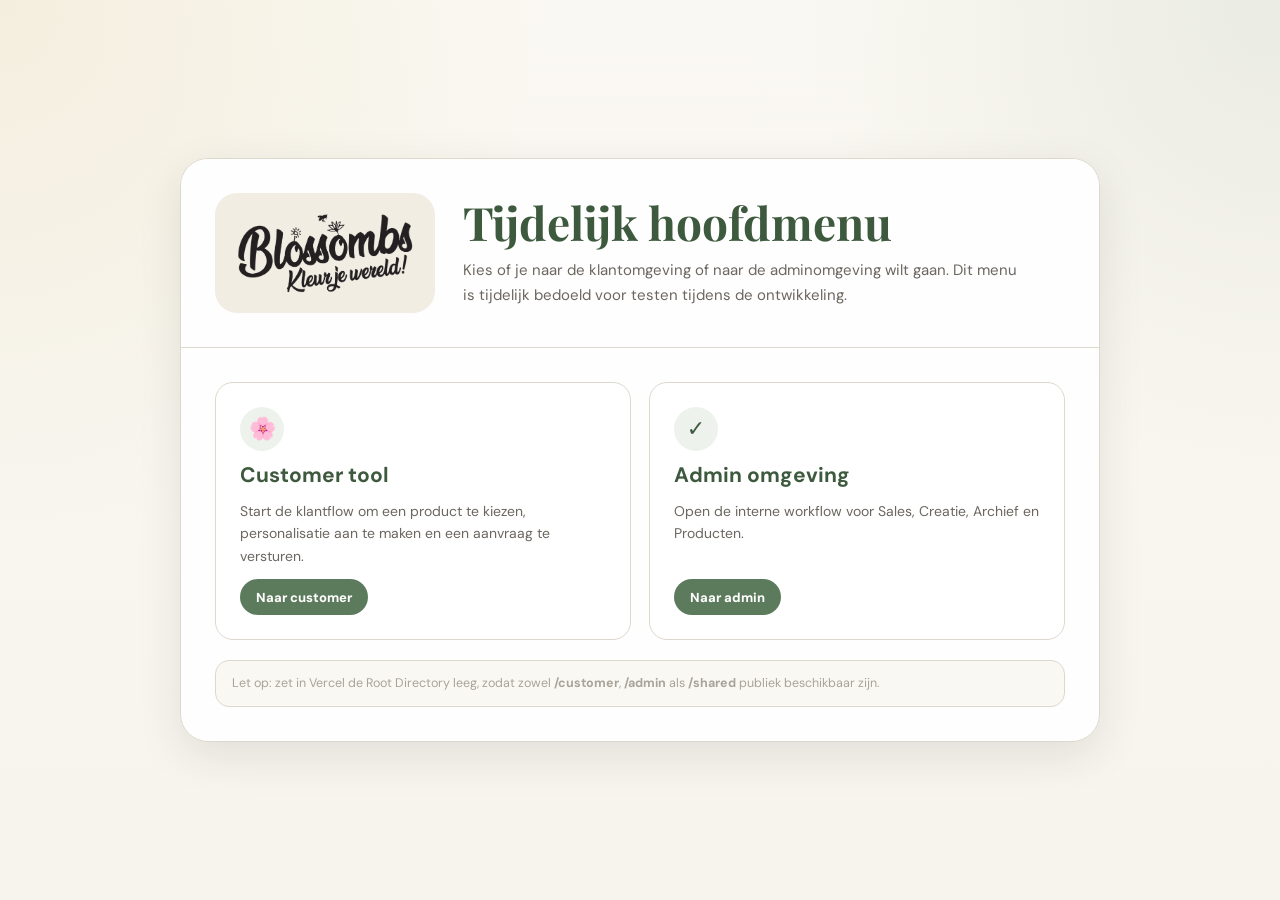
<file: index.html>
<!DOCTYPE html>
<html lang="nl">

<head>
    <meta charset="UTF-8">
    <meta name="viewport" content="width=device-width, initial-scale=1.0">
    <title>Blossombs Custom Tool</title>
    <link rel="preconnect" href="https://fonts.googleapis.com">
    <link
        href="https://fonts.googleapis.com/css2?family=DM+Sans:wght@300;400;500;600;700&family=Playfair+Display:wght@600;700&display=swap"
        rel="stylesheet">

    <style>
        *,
        *::before,
        *::after {
            box-sizing: border-box;
            margin: 0;
            padding: 0;
        }

        :root {
            --bg: #F7F4EE;
            --surface: #FFFFFF;
            --surface-2: #F1EDE3;
            --border: #DDD8CC;
            --text: #2A2A22;
            --text-2: #6B6660;
            --text-3: #A8A39B;
            --accent: #5C7A5C;
            --accent-dark: #3E5A3E;
            --accent-light: #EDF2ED;
            --radius: 18px;
            --radius-pill: 999px;
            --shadow: 0 14px 44px rgba(42, 42, 34, .10);
            --font: "DM Sans", system-ui, -apple-system, BlinkMacSystemFont, "Segoe UI", sans-serif;
            --font-display: "Playfair Display", Georgia, "Times New Roman", serif;
        }

        html {
            min-height: 100%;
            background: var(--bg);
        }

        body {
            min-height: 100vh;
            display: flex;
            align-items: center;
            justify-content: center;
            padding: 32px;
            background:
                radial-gradient(circle at 0 0, rgba(201, 168, 76, .12), transparent 34rem),
                radial-gradient(circle at 100% 0, rgba(92, 122, 92, .10), transparent 30rem),
                linear-gradient(180deg, #FAF8F2 0%, var(--bg) 100%);
            color: var(--text);
            font-family: var(--font);
        }

        main {
            width: min(920px, 100%);
        }

        .card {
            overflow: hidden;
            border: 1px solid var(--border);
            border-radius: 28px;
            background: rgba(255, 255, 255, .94);
            box-shadow: var(--shadow);
        }

        .header {
            display: grid;
            grid-template-columns: 220px 1fr;
            gap: 28px;
            align-items: center;
            padding: 34px;
            border-bottom: 1px solid var(--border);
            background: rgba(255, 255, 255, .72);
        }

        .logo-wrap {
            display: flex;
            align-items: center;
            justify-content: center;
            min-height: 118px;
            padding: 18px;
            border-radius: 22px;
            background: var(--surface-2);
        }

        .logo-wrap img {
            width: 100%;
            max-width: 180px;
            height: auto;
            display: block;
        }

        h1 {
            color: var(--accent-dark);
            font-family: var(--font-display);
            font-size: clamp(30px, 5vw, 46px);
            line-height: 1.08;
        }

        .intro {
            max-width: 560px;
            margin-top: 10px;
            color: var(--text-2);
            font-size: 15px;
            line-height: 1.65;
        }

        .content {
            padding: 34px;
        }

        .choice-grid {
            display: grid;
            grid-template-columns: repeat(2, minmax(0, 1fr));
            gap: 18px;
        }

        .choice {
            display: flex;
            flex-direction: column;
            gap: 12px;
            min-height: 210px;
            padding: 24px;
            border: 1px solid var(--border);
            border-radius: var(--radius);
            background: var(--surface);
            color: inherit;
            text-decoration: none;
            transition: transform .16s ease, box-shadow .16s ease, border-color .16s ease;
        }

        .choice:hover {
            transform: translateY(-2px);
            border-color: var(--accent);
            box-shadow: 0 10px 30px rgba(42, 42, 34, .10);
        }

        .choice-icon {
            width: 44px;
            height: 44px;
            display: inline-flex;
            align-items: center;
            justify-content: center;
            border-radius: 50%;
            background: var(--accent-light);
            color: var(--accent-dark);
            font-size: 22px;
            font-weight: 800;
        }

        .choice h2 {
            color: var(--accent-dark);
            font-size: 21px;
            line-height: 1.2;
        }

        .choice p {
            flex: 1;
            color: var(--text-2);
            font-size: 14px;
            line-height: 1.6;
        }

        .choice-cta {
            display: inline-flex;
            align-items: center;
            justify-content: center;
            width: fit-content;
            min-height: 36px;
            padding: 9px 16px;
            border-radius: var(--radius-pill);
            background: var(--accent);
            color: #FFFFFF;
            font-size: 13px;
            font-weight: 800;
        }

        .note {
            margin-top: 20px;
            padding: 13px 16px;
            border: 1px solid var(--border);
            border-radius: 14px;
            background: #FAF8F2;
            color: var(--text-3);
            font-size: 12.5px;
            line-height: 1.5;
        }

        @media (max-width: 760px) {
            body {
                padding: 18px;
            }

            .header {
                grid-template-columns: 1fr;
                padding: 24px;
            }

            .logo-wrap {
                min-height: auto;
            }

            .content {
                padding: 24px;
            }

            .choice-grid {
                grid-template-columns: 1fr;
            }
        }
    </style>
</head>

<body>
    <main>
        <section class="card" aria-labelledby="page-title">
            <div class="header">
                <div class="logo-wrap">
                    <img src="/shared/images/Blos-logo.webp" alt="Blossombs logo">
                </div>

                <div>
                    <h1 id="page-title">Tijdelijk hoofdmenu</h1>
                    <p class="intro">
                        Kies of je naar de klantomgeving of naar de adminomgeving wilt gaan.
                        Dit menu is tijdelijk bedoeld voor testen tijdens de ontwikkeling.
                    </p>
                </div>
            </div>

            <div class="content">
                <div class="choice-grid">
                    <a class="choice" href="/customer/index.html">
                        <span class="choice-icon">🌸</span>
                        <h2>Customer tool</h2>
                        <p>
                            Start de klantflow om een product te kiezen, personalisatie aan te maken
                            en een aanvraag te versturen.
                        </p>
                        <span class="choice-cta">Naar customer</span>
                    </a>

                    <a class="choice" href="/admin/index.html#sales">
                        <span class="choice-icon">✓</span>
                        <h2>Admin omgeving</h2>
                        <p>
                            Open de interne workflow voor Sales, Creatie, Archief en Producten.
                        </p>
                        <span class="choice-cta">Naar admin</span>
                    </a>
                </div>

                <div class="note">
                    Let op: zet in Vercel de Root Directory leeg, zodat zowel <strong>/customer</strong>,
                    <strong>/admin</strong> als <strong>/shared</strong> publiek beschikbaar zijn.
                </div>
            </div>
        </section>
    </main>
</body>

</html>
</file>
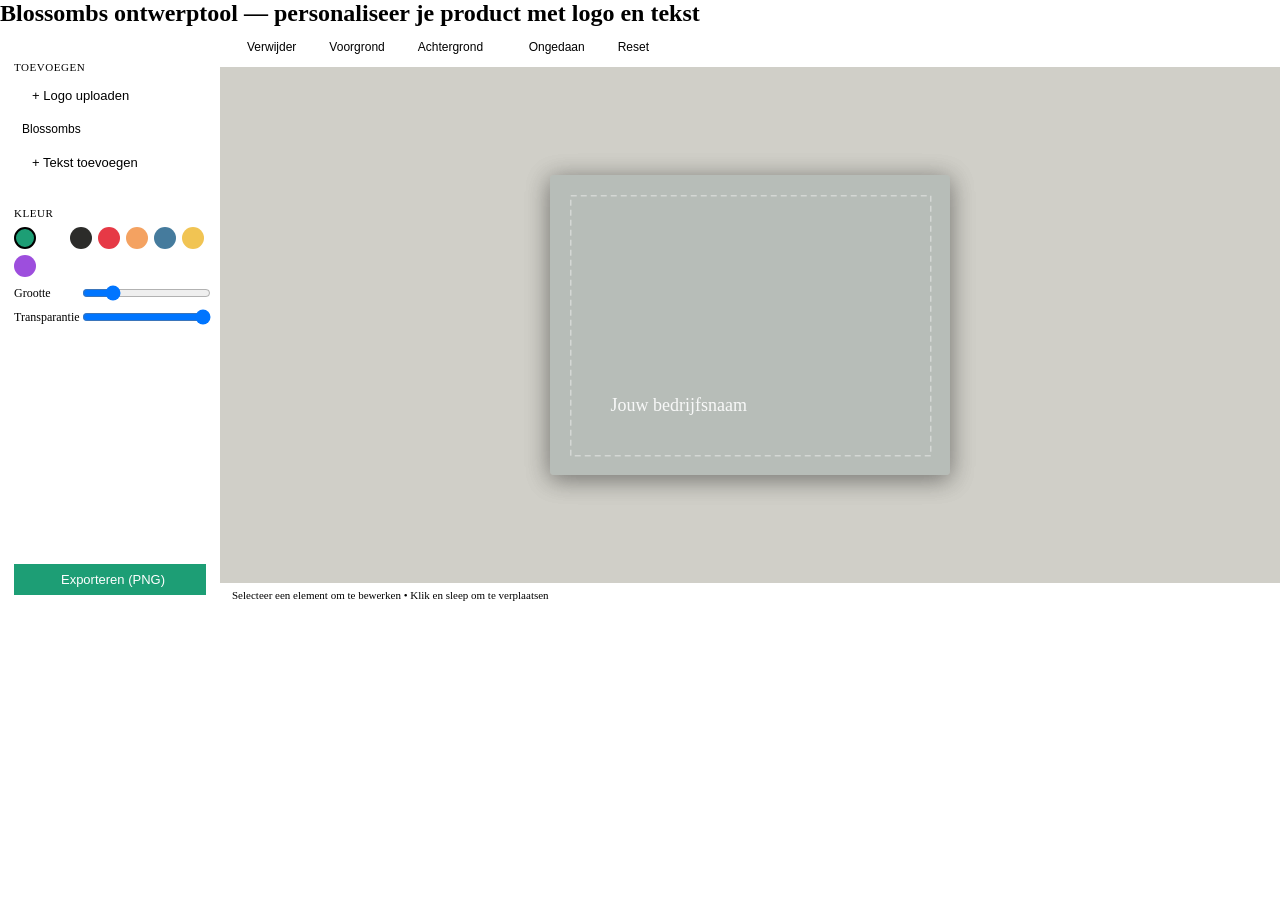
<file: DesignTool/tool.html>
<!DOCTYPE html>
<html lang="nl">

<head>
  <meta charset="UTF-8">
  <meta name="viewport" content="width=device-width, initial-scale=1.0">
  <title>Custom order tool</title>
</head>

<body>
  <h2 class="sr-only">Blossombs ontwerptool — personaliseer je product met logo en tekst</h2>
  <div id="app">
    <div id="sidebar">
      <div id="sidebar-header">
      </div>

      <div class="side-section">
        <div class="side-label">Toevoegen</div>
        <button class="tool-btn" id="btn-logo"><i class="ti ti-upload" aria-hidden="true"></i> + Logo uploaden</button>
        <input type="file" id="file-input" accept="image/*" style="display:none">
        <div class="text-input-row" style="margin-bottom:6px">
          <input type="text" id="text-input" placeholder="Jouw tekst..." value="Blossombs">
        </div>
        <button class="tool-btn" id="btn-text"><i class="ti ti-text-size" aria-hidden="true"></i> + Tekst
          toevoegen</button>
      </div>

      <div class="side-section">
        <div class="side-label">Kleur</div>
        <div class="color-row" id="color-swatches"></div>
        <div class="prop-row">
          <label>Grootte</label>
          <input type="range" id="font-size" min="10" max="60" value="20" step="1">
          <span id="font-size-out">20</span>
        </div>
        <div class="prop-row">
          <label>Transparantie</label>
          <input type="range" id="opacity" min="10" max="100" value="100" step="1">
          <span id="opacity-out">100%</span>
        </div>
      </div>

      <!-- <div class="side-section">
        <div class="side-label">Achtergrond</div>
        <div class="color-row" id="bg-swatches"></div>
      </div> -->

      <div class="side-section" style="margin-top:auto; border-top: 0.5px solid var(--color-border-tertiary);">
        <button class="export-btn" id="btn-export"><i class="ti ti-download" aria-hidden="true"></i> Exporteren
          (PNG)</button>
      </div>
    </div>

    <div id="canvas-area">
      <div id="canvas-toolbar">
        <button class="tb-btn" id="btn-delete"><i class="ti ti-trash" aria-hidden="true"></i> Verwijder</button>
        <button class="tb-btn" id="btn-front"><i class="ti ti-arrow-up" aria-hidden="true"></i> Voorgrond</button>
        <button class="tb-btn" id="btn-back"><i class="ti ti-arrow-down" aria-hidden="true"></i> Achtergrond</button>
        <div class="tb-sep"></div>
        <button class="tb-btn" id="btn-undo"><i class="ti ti-arrow-back-up" aria-hidden="true"></i> Ongedaan</button>
        <button class="tb-btn" id="btn-clear"><i class="ti ti-refresh" aria-hidden="true"></i> Reset</button>
      </div>
      <div id="canvas-wrap">
        <div id="margin-warning"><i class="ti ti-alert-triangle" aria-hidden="true"></i> Object buiten marge!</div>
        <canvas id="c"></canvas>
      </div>
      <div id="status">Selecteer een element om te bewerken • Klik en sleep om te verplaatsen</div>
    </div>
  </div>

  <link rel="stylesheet" href="../style.css">
  <script src="../js/fabric.min.js"></script>
  <script src="../js/tool.js"></script>
</body>

</html>
</file>
<file: style.css>
* {
    box-sizing: border-box;
    margin: 0;
    padding: 0;
}

body {
    font-family: var(--font-sans);
}

#app {
    display: flex;
    gap: 0;
    min-height: 580px;
    border: 0.5px solid var(--color-border-tertiary);
    border-radius: var(--border-radius-lg);
    overflow: hidden;
    background: var(--color-background-primary);
}

#sidebar {
    width: 220px;
    flex-shrink: 0;
    border-right: 0.5px solid var(--color-border-tertiary);
    display: flex;
    flex-direction: column;
    background: var(--color-background-secondary);
}

#sidebar-header {
    padding: 12px 14px 10px;
    border-bottom: 0.5px solid var(--color-border-tertiary);
}

#sidebar-header p {
    font-size: 11px;
    color: var(--color-text-secondary);
    margin-top: 2px;
}

.side-section {
    padding: 12px 14px;
    border-bottom: 0.5px solid var(--color-border-tertiary);
}

.side-label {
    font-size: 11px;
    font-weight: 500;
    color: var(--color-text-secondary);
    text-transform: uppercase;
    letter-spacing: 0.05em;
    margin-bottom: 8px;
}

.tool-btn {
    display: flex;
    align-items: center;
    gap: 8px;
    width: 100%;
    padding: 7px 10px;
    border: 0.5px solid var(--color-border-tertiary);
    border-radius: var(--border-radius-md);
    background: var(--color-background-primary);
    color: var(--color-text-primary);
    font-size: 13px;
    cursor: pointer;
    margin-bottom: 6px;
    transition: background 0.1s;
}

.tool-btn:hover {
    background: var(--color-background-tertiary);
}

.tool-btn i {
    font-size: 15px;
    color: var(--color-text-secondary);
}

.color-row {
    display: flex;
    gap: 6px;
    flex-wrap: wrap;
    margin-bottom: 8px;
}

.color-swatch {
    width: 22px;
    height: 22px;
    border-radius: 50%;
    cursor: pointer;
    border: 2px solid transparent;
    transition: transform 0.1s;
}

.color-swatch:hover {
    transform: scale(1.15);
}

.color-swatch.active {
    border-color: var(--color-text-primary);
}

.prop-row {
    display: flex;
    align-items: center;
    gap: 8px;
    margin-bottom: 8px;
}

.prop-row label {
    font-size: 12px;
    color: var(--color-text-secondary);
    width: 60px;
    flex-shrink: 0;
}

.prop-row input[type=range] {
    flex: 1;
}

.prop-row span {
    font-size: 12px;
    min-width: 26px;
    text-align: right;
}

#canvas-area {
    display: flex;
    flex: 1;
    flex-direction: column;
}

#canvas-toolbar {
    display: flex;
    align-items: center;
    gap: 8px;
    padding: 8px 12px;
    border-bottom: 0.5px solid var(--color-border-tertiary);
    background: var(--color-background-primary);
}

.tb-btn {
    display: flex;
    align-items: center;
    gap: 5px;
    padding: 5px 10px;
    border: 0.5px solid var(--color-border-tertiary);
    border-radius: var(--border-radius-md);
    background: transparent;
    color: var(--color-text-primary);
    font-size: 12px;
    cursor: pointer;
}

.tb-btn:hover {
    background: var(--color-background-secondary);
}

.tb-btn i {
    font-size: 14px;
}

#btn-delete:hover {
    font-weight: bold;
}

#btn-front:hover {
    font-weight: bold;
}

#btn-back:hover {
    font-weight: bold;
}

#btn-undo:hover {
    font-weight: bold;
}

#btn-clear:hover {
    font-weight: bold;
}

.tb-sep {
    width: 0.5px;
    height: 20px;
    background: var(--color-border-tertiary);
    margin: 0 2px;
}

#canvas-wrap {
    flex: 1;
    display: flex;
    align-items: center;
    justify-content: center;
    background: #d0cfc8;
    padding: 20px;
    position: relative;
}

#margin-warning {
    display: none;
    position: absolute;
    top: 12px;
    right: 12px;
    background: #f0997b;
    color: #4A1B0C;
    font-size: 12px;
    padding: 6px 12px;
    border-radius: var(--border-radius-md);
    font-weight: 500;
}

#canvas-wrap canvas {
    border-radius: 4px;
    box-shadow: 0 4px 24px rgba(0, 0, 0, 0.25);
}

#status {
    padding: 6px 12px;
    font-size: 11px;
    color: var(--color-text-secondary);
    border-top: 0.5px solid var(--color-border-tertiary);
    background: var(--color-background-secondary);
}

.text-input-row {
    display: flex;
    gap: 6px;
}

.text-input-row input {
    flex: 1;
    font-size: 12px;
    padding: 6px 8px;
    border: 0.5px solid var(--color-border-tertiary);
    border-radius: var(--border-radius-md);
    background: var(--color-background-primary);
    color: var(--color-text-primary);
}

.export-btn {
    width: 100%;
    padding: 8px;
    background: #1D9E75;
    color: white;
    border: none;
    border-radius: var(--border-radius-md);
    font-size: 13px;
    font-weight: 500;
    cursor: pointer;
    display: flex;
    align-items: center;
    justify-content: center;
    gap: 6px;
    margin-top: 4px;
}

.export-btn:hover {
    background: #0F6E56;
}
</file>
